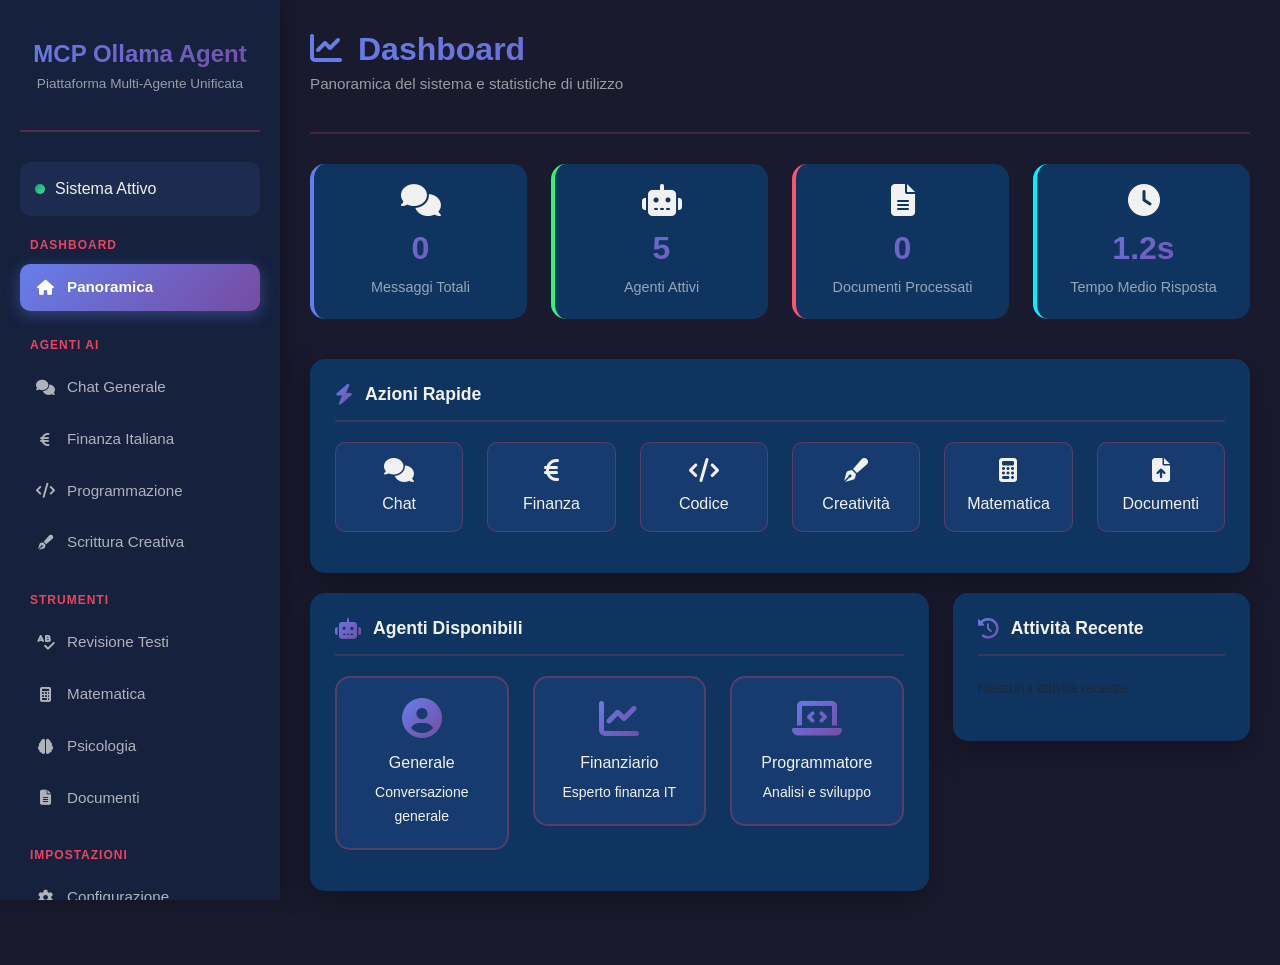
<file: unified_mcp_finance.html>
<!DOCTYPE html>
<html lang="it">
<head>
    <meta charset="UTF-8">
    <meta name="viewport" content="width=device-width, initial-scale=1.0">
    <title>MCP-Ollama-Agent | Piattaforma Unificata</title>
    <link href="https://cdn.jsdelivr.net/npm/bootstrap@5.3.0/dist/css/bootstrap.min.css" rel="stylesheet">
    <link rel="stylesheet" href="https://cdnjs.cloudflare.com/ajax/libs/font-awesome/6.4.0/css/all.min.css">
    <style>
        :root {
            --primary-gradient: linear-gradient(135deg, #667eea 0%, #764ba2 100%);
            --success-gradient: linear-gradient(135deg, #11998e 0%, #38ef7d 100%);
            --warning-gradient: linear-gradient(135deg, #f093fb 0%, #f5576c 100%);
            --info-gradient: linear-gradient(135deg, #4facfe 0%, #00f2fe 100%);
            --dark-bg: #1a1a2e;
            --darker-bg: #16213e;
            --card-bg: #0f3460;
            --text-primary: #e94560;
            --text-light: #f1f1f1;
        }
        
        * {
            margin: 0;
            padding: 0;
            box-sizing: border-box;
        }
        
        body {
            font-family: 'Segoe UI', Tahoma, Geneva, Verdana, sans-serif;
            background: var(--dark-bg);
            color: var(--text-light);
            overflow-x: hidden;
        }
        
        /* Sidebar Styling */
        .sidebar {
            position: fixed;
            top: 0;
            left: 0;
            height: 100vh;
            width: 280px;
            background: var(--darker-bg);
            padding: 20px;
            overflow-y: auto;
            z-index: 1000;
            box-shadow: 4px 0 20px rgba(0,0,0,0.3);
            transition: transform 0.3s ease;
        }
        
        .sidebar-header {
            text-align: center;
            margin-bottom: 30px;
            padding: 20px 0;
            border-bottom: 2px solid rgba(233, 69, 96, 0.3);
        }
        
        .sidebar-header h3 {
            background: var(--primary-gradient);
            -webkit-background-clip: text;
            -webkit-text-fill-color: transparent;
            font-weight: bold;
            font-size: 1.5rem;
            margin-bottom: 5px;
        }
        
        .sidebar-header p {
            color: rgba(241, 241, 241, 0.6);
            font-size: 0.85rem;
        }
        
        .nav-section {
            margin-bottom: 25px;
        }
        
        .nav-section-title {
            color: var(--text-primary);
            font-size: 0.75rem;
            font-weight: bold;
            text-transform: uppercase;
            letter-spacing: 1px;
            margin-bottom: 10px;
            padding-left: 10px;
        }
        
        .sidebar .nav-link {
            color: rgba(241, 241, 241, 0.7);
            padding: 12px 15px;
            margin-bottom: 5px;
            border-radius: 10px;
            transition: all 0.3s ease;
            display: flex;
            align-items: center;
            gap: 12px;
            font-size: 0.95rem;
        }
        
        .sidebar .nav-link i {
            width: 20px;
            text-align: center;
        }
        
        .sidebar .nav-link:hover {
            background: rgba(233, 69, 96, 0.1);
            color: var(--text-primary);
            transform: translateX(5px);
        }
        
        .sidebar .nav-link.active {
            background: var(--primary-gradient);
            color: white;
            font-weight: 600;
            box-shadow: 0 4px 15px rgba(102, 126, 234, 0.4);
        }
        
        /* Main Content */
        .main-content {
            margin-left: 280px;
            padding: 30px;
            min-height: 100vh;
        }
        
        .page-header {
            margin-bottom: 30px;
            padding-bottom: 20px;
            border-bottom: 2px solid rgba(233, 69, 96, 0.2);
        }
        
        .page-header h1 {
            font-size: 2rem;
            font-weight: bold;
            background: var(--primary-gradient);
            -webkit-background-clip: text;
            -webkit-text-fill-color: transparent;
            margin-bottom: 5px;
        }
        
        .page-header p {
            color: rgba(241, 241, 241, 0.6);
            font-size: 0.95rem;
        }
        
        /* Cards */
        .custom-card {
            background: var(--card-bg);
            border-radius: 15px;
            padding: 25px;
            margin-bottom: 20px;
            box-shadow: 0 10px 30px rgba(0,0,0,0.3);
            transition: transform 0.3s ease, box-shadow 0.3s ease;
        }
        
        .custom-card:hover {
            transform: translateY(-5px);
            box-shadow: 0 15px 40px rgba(102, 126, 234, 0.3);
        }
        
        .custom-card-header {
            display: flex;
            align-items: center;
            gap: 12px;
            margin-bottom: 20px;
            padding-bottom: 15px;
            border-bottom: 2px solid rgba(233, 69, 96, 0.2);
        }
        
        .custom-card-header h5 {
            margin: 0;
            font-weight: 600;
            font-size: 1.1rem;
        }
        
        .custom-card-header i {
            font-size: 1.3rem;
            background: var(--primary-gradient);
            -webkit-background-clip: text;
            -webkit-text-fill-color: transparent;
        }
        
        /* Chat Container */
        .chat-container {
            background: var(--darker-bg);
            border-radius: 15px;
            height: 500px;
            overflow-y: auto;
            padding: 20px;
            margin-bottom: 15px;
            border: 1px solid rgba(233, 69, 96, 0.2);
        }
        
        .chat-message {
            margin-bottom: 15px;
            animation: slideIn 0.3s ease;
        }
        
        @keyframes slideIn {
            from {
                opacity: 0;
                transform: translateY(10px);
            }
            to {
                opacity: 1;
                transform: translateY(0);
            }
        }
        
        .message-bubble {
            padding: 12px 18px;
            border-radius: 18px;
            max-width: 80%;
            word-wrap: break-word;
            line-height: 1.5;
        }
        
        .user-message .message-bubble {
            background: var(--primary-gradient);
            color: white;
            margin-left: auto;
            border-bottom-right-radius: 5px;
        }
        
        .agent-message .message-bubble {
            background: rgba(102, 126, 234, 0.15);
            color: var(--text-light);
            border-bottom-left-radius: 5px;
        }
        
        .message-time {
            font-size: 0.75rem;
            color: rgba(241, 241, 241, 0.4);
            margin-top: 5px;
        }
        
        /* Input Areas */
        .input-group-custom {
            display: flex;
            gap: 10px;
            align-items: center;
        }
        
        .form-control, .form-select, textarea {
            background: var(--darker-bg);
            border: 1px solid rgba(233, 69, 96, 0.3);
            color: var(--text-light);
            border-radius: 10px;
            padding: 12px 18px;
            transition: all 0.3s ease;
        }
        
        .form-control:focus, .form-select:focus, textarea:focus {
            background: var(--darker-bg);
            border-color: var(--text-primary);
            color: var(--text-light);
            box-shadow: 0 0 0 0.2rem rgba(233, 69, 96, 0.25);
            outline: none;
        }
        
        .form-control::placeholder {
            color: rgba(241, 241, 241, 0.3);
        }
        
        /* Buttons */
        .btn-gradient {
            background: var(--primary-gradient);
            border: none;
            color: white;
            padding: 12px 25px;
            border-radius: 10px;
            font-weight: 600;
            transition: all 0.3s ease;
            cursor: pointer;
        }
        
        .btn-gradient:hover {
            transform: translateY(-2px);
            box-shadow: 0 8px 20px rgba(102, 126, 234, 0.4);
            color: white;
        }
        
        .btn-outline-custom {
            background: transparent;
            border: 2px solid var(--text-primary);
            color: var(--text-primary);
            padding: 10px 20px;
            border-radius: 10px;
            font-weight: 600;
            transition: all 0.3s ease;
        }
        
        .btn-outline-custom:hover {
            background: var(--text-primary);
            color: white;
        }
        
        /* Status Indicator */
        .status-indicator {
            display: flex;
            align-items: center;
            gap: 10px;
            padding: 15px;
            background: rgba(102, 126, 234, 0.1);
            border-radius: 10px;
            margin-bottom: 20px;
        }
        
        .status-dot {
            width: 10px;
            height: 10px;
            border-radius: 50%;
            background: var(--success-gradient);
            animation: pulse 2s infinite;
        }
        
        @keyframes pulse {
            0%, 100% { opacity: 1; }
            50% { opacity: 0.5; }
        }
        
        /* Loading Spinner */
        .spinner {
            border: 3px solid rgba(241, 241, 241, 0.1);
            border-top: 3px solid var(--text-primary);
            border-radius: 50%;
            width: 40px;
            height: 40px;
            animation: spin 1s linear infinite;
            margin: 20px auto;
        }
        
        @keyframes spin {
            0% { transform: rotate(0deg); }
            100% { transform: rotate(360deg); }
        }
        
        /* Agent Cards */
        .agent-card {
            background: rgba(102, 126, 234, 0.1);
            border: 2px solid rgba(233, 69, 96, 0.3);
            border-radius: 15px;
            padding: 20px;
            text-align: center;
            transition: all 0.3s ease;
            cursor: pointer;
        }
        
        .agent-card:hover {
            border-color: var(--text-primary);
            transform: translateY(-5px);
            box-shadow: 0 10px 30px rgba(233, 69, 96, 0.3);
        }
        
        .agent-card.active {
            background: var(--primary-gradient);
            border-color: transparent;
        }
        
        .agent-card i {
            font-size: 2.5rem;
            margin-bottom: 15px;
            background: var(--primary-gradient);
            -webkit-background-clip: text;
            -webkit-text-fill-color: transparent;
        }
        
        .agent-card.active i {
            -webkit-text-fill-color: white;
        }
        
        /* File Upload */
        .file-upload-area {
            border: 2px dashed rgba(233, 69, 96, 0.5);
            border-radius: 15px;
            padding: 40px;
            text-align: center;
            transition: all 0.3s ease;
            cursor: pointer;
        }
        
        .file-upload-area:hover {
            border-color: var(--text-primary);
            background: rgba(102, 126, 234, 0.05);
        }
        
        .file-upload-area.dragover {
            background: rgba(102, 126, 234, 0.15);
            border-color: var(--text-primary);
        }
        
        /* Code Editor */
        .code-editor {
            background: #282c34;
            color: #abb2bf;
            border-radius: 10px;
            padding: 20px;
            font-family: 'Courier New', monospace;
            font-size: 0.9rem;
            min-height: 200px;
            overflow-x: auto;
        }
        
        /* Scrollbar Styling */
        ::-webkit-scrollbar {
            width: 10px;
            height: 10px;
        }
        
        ::-webkit-scrollbar-track {
            background: var(--darker-bg);
        }
        
        ::-webkit-scrollbar-thumb {
            background: var(--primary-gradient);
            border-radius: 5px;
        }
        
        ::-webkit-scrollbar-thumb:hover {
            background: var(--text-primary);
        }
        
        /* Responsive */
        @media (max-width: 768px) {
            .sidebar {
                transform: translateX(-100%);
            }
            
            .sidebar.active {
                transform: translateX(0);
            }
            
            .main-content {
                margin-left: 0;
            }
            
            .mobile-menu-toggle {
                display: block;
                position: fixed;
                top: 20px;
                left: 20px;
                z-index: 1001;
                background: var(--primary-gradient);
                color: white;
                border: none;
                padding: 10px 15px;
                border-radius: 10px;
                cursor: pointer;
            }
        }
        
        .mobile-menu-toggle {
            display: none;
        }

        /* Stats Cards */
        .stat-card {
            background: var(--card-bg);
            border-radius: 15px;
            padding: 20px;
            text-align: center;
            border-left: 4px solid;
        }

        .stat-card.primary { border-left-color: #667eea; }
        .stat-card.success { border-left-color: #38ef7d; }
        .stat-card.warning { border-left-color: #f5576c; }
        .stat-card.info { border-left-color: #00f2fe; }

        .stat-value {
            font-size: 2rem;
            font-weight: bold;
            background: var(--primary-gradient);
            -webkit-background-clip: text;
            -webkit-text-fill-color: transparent;
        }

        .stat-label {
            color: rgba(241, 241, 241, 0.6);
            font-size: 0.9rem;
            margin-top: 5px;
        }

        /* Quick Actions */
        .quick-action {
            background: rgba(102, 126, 234, 0.1);
            border: 1px solid rgba(233, 69, 96, 0.3);
            border-radius: 10px;
            padding: 15px;
            text-align: center;
            cursor: pointer;
            transition: all 0.3s ease;
        }

        .quick-action:hover {
            background: var(--primary-gradient);
            border-color: transparent;
            transform: translateY(-3px);
        }

        .quick-action i {
            font-size: 1.5rem;
            margin-bottom: 10px;
        }

        .section {
            display: none;
        }

        .section.active {
            display: block;
            animation: fadeIn 0.3s ease;
        }

        @keyframes fadeIn {
            from { opacity: 0; }
            to { opacity: 1; }
        }
    </style>
</head>
<body>
    <button class="mobile-menu-toggle" onclick="toggleSidebar()">
        <i class="fas fa-bars"></i>
    </button>

    <!-- Sidebar -->
    <div class="sidebar" id="sidebar">
        <div class="sidebar-header">
            <h3>MCP Ollama Agent</h3>
            <p>Piattaforma Multi-Agente Unificata</p>
        </div>

        <div class="status-indicator">
            <div class="status-dot"></div>
            <span id="status-text">Sistema Attivo</span>
        </div>

        <div class="nav-section">
            <div class="nav-section-title">Dashboard</div>
            <a class="nav-link active" href="#" onclick="showSection('dashboard')">
                <i class="fas fa-home"></i> Panoramica
            </a>
        </div>

        <div class="nav-section">
            <div class="nav-section-title">Agenti AI</div>
            <a class="nav-link" href="#" onclick="showSection('chat')">
                <i class="fas fa-comments"></i> Chat Generale
            </a>
            <a class="nav-link" href="#" onclick="showSection('finance')">
                <i class="fas fa-euro-sign"></i> Finanza Italiana
            </a>
            <a class="nav-link" href="#" onclick="showSection('code')">
                <i class="fas fa-code"></i> Programmazione
            </a>
            <a class="nav-link" href="#" onclick="showSection('creative')">
                <i class="fas fa-pen-fancy"></i> Scrittura Creativa
            </a>
        </div>

        <div class="nav-section">
            <div class="nav-section-title">Strumenti</div>
            <a class="nav-link" href="#" onclick="showSection('text')">
                <i class="fas fa-spell-check"></i> Revisione Testi
            </a>
            <a class="nav-link" href="#" onclick="showSection('math')">
                <i class="fas fa-calculator"></i> Matematica
            </a>
            <a class="nav-link" href="#" onclick="showSection('psychology')">
                <i class="fas fa-brain"></i> Psicologia
            </a>
            <a class="nav-link" href="#" onclick="showSection('documents')">
                <i class="fas fa-file-alt"></i> Documenti
            </a>
        </div>

        <div class="nav-section">
            <div class="nav-section-title">Impostazioni</div>
            <a class="nav-link" href="#" onclick="showSection('settings')">
                <i class="fas fa-cog"></i> Configurazione
            </a>
        </div>

        <div class="mt-4">
            <select id="model-select" class="form-select mb-3">
                <option value="">Caricamento modelli...</option>
            </select>
            <button class="btn btn-outline-custom w-100" onclick="toggleTheme()">
                <i class="fas fa-moon me-2"></i> Tema Scuro
            </button>
        </div>
    </div>

    <!-- Main Content -->
    <div class="main-content">
        <!-- Dashboard Section -->
        <div id="dashboard-section" class="section active">
            <div class="page-header">
                <h1><i class="fas fa-chart-line me-3"></i>Dashboard</h1>
                <p>Panoramica del sistema e statistiche di utilizzo</p>
            </div>

            <div class="row mb-4">
                <div class="col-md-3 mb-3">
                    <div class="stat-card primary">
                        <i class="fas fa-comments fa-2x mb-2"></i>
                        <div class="stat-value" id="total-messages">0</div>
                        <div class="stat-label">Messaggi Totali</div>
                    </div>
                </div>
                <div class="col-md-3 mb-3">
                    <div class="stat-card success">
                        <i class="fas fa-robot fa-2x mb-2"></i>
                        <div class="stat-value" id="active-agents">5</div>
                        <div class="stat-label">Agenti Attivi</div>
                    </div>
                </div>
                <div class="col-md-3 mb-3">
                    <div class="stat-card warning">
                        <i class="fas fa-file-alt fa-2x mb-2"></i>
                        <div class="stat-value" id="processed-docs">0</div>
                        <div class="stat-label">Documenti Processati</div>
                    </div>
                </div>
                <div class="col-md-3 mb-3">
                    <div class="stat-card info">
                        <i class="fas fa-clock fa-2x mb-2"></i>
                        <div class="stat-value" id="avg-response">1.2s</div>
                        <div class="stat-label">Tempo Medio Risposta</div>
                    </div>
                </div>
            </div>

            <div class="custom-card">
                <div class="custom-card-header">
                    <i class="fas fa-bolt"></i>
                    <h5>Azioni Rapide</h5>
                </div>
                <div class="row">
                    <div class="col-md-2 col-6 mb-3">
                        <div class="quick-action" onclick="showSection('chat')">
                            <i class="fas fa-comments"></i>
                            <div>Chat</div>
                        </div>
                    </div>
                    <div class="col-md-2 col-6 mb-3">
                        <div class="quick-action" onclick="showSection('finance')">
                            <i class="fas fa-euro-sign"></i>
                            <div>Finanza</div>
                        </div>
                    </div>
                    <div class="col-md-2 col-6 mb-3">
                        <div class="quick-action" onclick="showSection('code')">
                            <i class="fas fa-code"></i>
                            <div>Codice</div>
                        </div>
                    </div>
                    <div class="col-md-2 col-6 mb-3">
                        <div class="quick-action" onclick="showSection('creative')">
                            <i class="fas fa-pen-fancy"></i>
                            <div>Creatività</div>
                        </div>
                    </div>
                    <div class="col-md-2 col-6 mb-3">
                        <div class="quick-action" onclick="showSection('math')">
                            <i class="fas fa-calculator"></i>
                            <div>Matematica</div>
                        </div>
                    </div>
                    <div class="col-md-2 col-6 mb-3">
                        <div class="quick-action" onclick="showSection('documents')">
                            <i class="fas fa-file-upload"></i>
                            <div>Documenti</div>
                        </div>
                    </div>
                </div>
            </div>

            <div class="row">
                <div class="col-md-8 mb-4">
                    <div class="custom-card">
                        <div class="custom-card-header">
                            <i class="fas fa-robot"></i>
                            <h5>Agenti Disponibili</h5>
                        </div>
                        <div class="row">
                            <div class="col-md-4 mb-3">
                                <div class="agent-card" onclick="showSection('chat')">
                                    <i class="fas fa-user-circle"></i>
                                    <h6>Generale</h6>
                                    <small>Conversazione generale</small>
                                </div>
                            </div>
                            <div class="col-md-4 mb-3">
                                <div class="agent-card" onclick="showSection('finance')">
                                    <i class="fas fa-chart-line"></i>
                                    <h6>Finanziario</h6>
                                    <small>Esperto finanza IT</small>
                                </div>
                            </div>
                            <div class="col-md-4 mb-3">
                                <div class="agent-card" onclick="showSection('code')">
                                    <i class="fas fa-laptop-code"></i>
                                    <h6>Programmatore</h6>
                                    <small>Analisi e sviluppo</small>
                                </div>
                            </div>
                        </div>
                    </div>
                </div>
                <div class="col-md-4 mb-4">
                    <div class="custom-card">
                        <div class="custom-card-header">
                            <i class="fas fa-history"></i>
                            <h5>Attività Recente</h5>
                        </div>
                        <div id="recent-activity">
                            <p class="text-muted"><small>Nessuna attività recente</small></p>
                        </div>
                    </div>
                </div>
            </div>
        </div>

        <!-- Chat Section -->
        <div id="chat-section" class="section">
            <div class="page-header">
                <h1><i class="fas fa-comments me-3"></i>Chat Generale</h1>
                <p>Conversazione con l'assistente AI multi-funzione</p>
            </div>

            <div class="custom-card">
                <div class="chat-container" id="chat-container"></div>
                <div class="input-group-custom">
                    <input type="text" id="chat-input" class="form-control" 
                           placeholder="Scrivi un messaggio..." 
                           onkeypress="if(event.key==='Enter') sendMessage()">
                    <button class="btn-gradient" onclick="sendMessage()">
                        <i class="fas fa-paper-plane me-2"></i>Invia
                    </button>
                </div>
                <div class="mt-3">
                    <label class="text-muted">
                        <input type="checkbox" id="memory-check" checked> Usa memoria conversazione
                    </label>
                </div>
            </div>
        </div>

        <!-- Finance Section -->
        <div id="finance-section" class="section">
            <div class="page-header">
                <h1><i class="fas fa-euro-sign me-3"></i>Finanza Italiana</h1>
                <p>Analisi finanziaria, normative italiane e documenti fiscali</p>
            </div>

            <div class="row">
                <div class="col-md-6 mb-4">
                    <div class="custom-card">
                        <div class="custom-card-header">
                            <i class="fas fa-question-circle"></i>
                            <h5>Consulenza Finanziaria</h5>
                        </div>
                        <textarea id="finance-question" class="form-control mb-3" rows="4" 
                                  placeholder="Es: Come funziona la dichiarazione dei redditi per freelance?"></textarea>
                        <button class="btn-gradient w-100" onclick="askFinanceQuestion()">
                            <i class="fas fa-search me-2"></i>Richiedi Consulenza
                        </button>
                    </div>
                </div>
                <div class="col-md-6 mb-4">
                    <div class="custom-card">
                        <div class="custom-card-header">
                            <i class="fas fa-file-invoice-dollar"></i>
                            <h5>Analisi Documento</h5>
                        </div>
                        <div class="file-upload-area" id="finance-upload-area" 
                             ondrop="handleFinanceDrop(event)" 
                             ondragover="handleDragOver(event)"
                             ondragleave="handleDragLeave(event)"
                             onclick="document.getElementById('finance-file').click()">
                            <i class="fas fa-cloud-upload-alt fa-3x mb-3" style="color: var(--text-primary);"></i>
                            <p>Trascina qui il documento o clicca per caricare</p>
                            <small class="text-muted">Formati supportati: PDF, DOC, XLSX</small>
                            <input type="file" id="finance-file" style="display: none;" 
                                   accept=".pdf,.doc,.docx,.xls,.xlsx" 
                                   onchange="uploadFinanceDoc(this.files[0])">
                        </div>
                    </div>
                </div>
            </div>

            <div class="custom-card">
                <div class="custom-card-header">
                    <i class="fas fa-lightbulb"></i>
                    <h5>Aree di Expertise</h5>
                </div>
                <div class="row">
                    <div class="col-md-3 mb-3">
                        <div class="quick-action" onclick="askFinanceTopic('tasse')">
                            <i class="fas fa-percentage"></i>
                            <div>
</file>
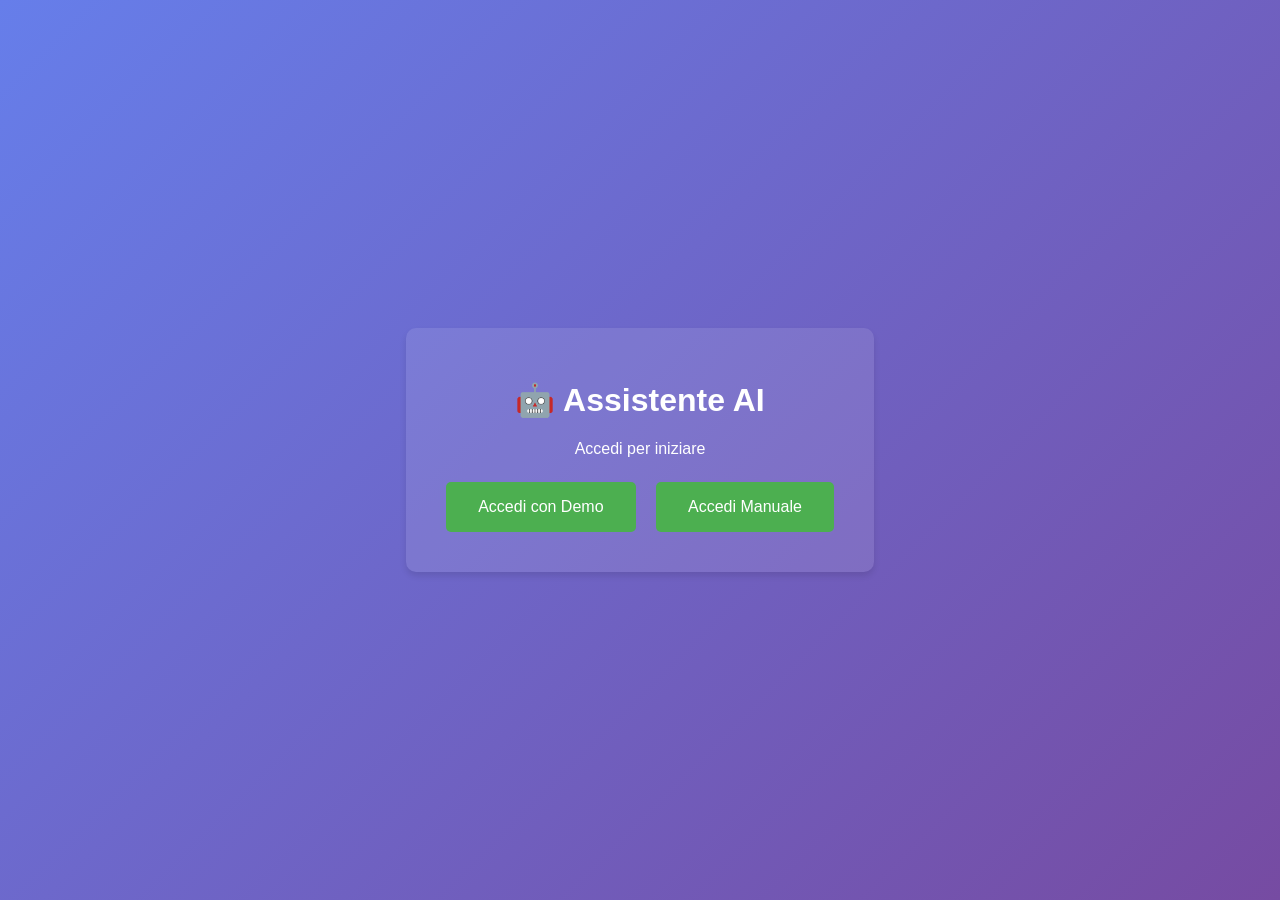
<file: static/login.html>
<!DOCTYPE html>
<html lang="it">
<head>
    <meta charset="UTF-8">
    <meta name="viewport" content="width=device-width, initial-scale=1.0">
    <title>Login - Assistente AI</title>
    <style>
        body {
            font-family: Arial, sans-serif;
            background: linear-gradient(135deg, #667eea 0%, #764ba2 100%);
            height: 100vh;
            margin: 0;
            display: flex;
            justify-content: center;
            align-items: center;
            color: white;
        }
        .login-box {
            background: rgba(255, 255, 255, 0.1);
            padding: 2rem;
            border-radius: 10px;
            text-align: center;
            box-shadow: 0 4px 6px rgba(0, 0, 0, 0.1);
        }
        button {
            background: #4CAF50;
            color: white;
            border: none;
            padding: 1rem 2rem;
            margin: 0.5rem;
            border-radius: 5px;
            cursor: pointer;
            font-size: 1rem;
        }
        button:hover {
            background: #45a049;
        }
    </style>
</head>
<body>
    <div class="login-box">
        <h1>🤖 Assistente AI</h1>
        <p>Accedi per iniziare</p>
        <button onclick="loginDemo()">Accedi con Demo</button>
        <button onclick="loginManual()">Accedi Manuale</button>
    </div>

    <script>
        function loginDemo() {
            window.location.href = 'index.html?api_key=demo_key_123';
        }
        function loginManual() {
            const key = prompt('Inserisci API Key:');
            if (key) {
                window.location.href = `index.html?api_key=${encodeURIComponent(key)}`;
            }
        }
    </script>
</body>
</html>
</file>
